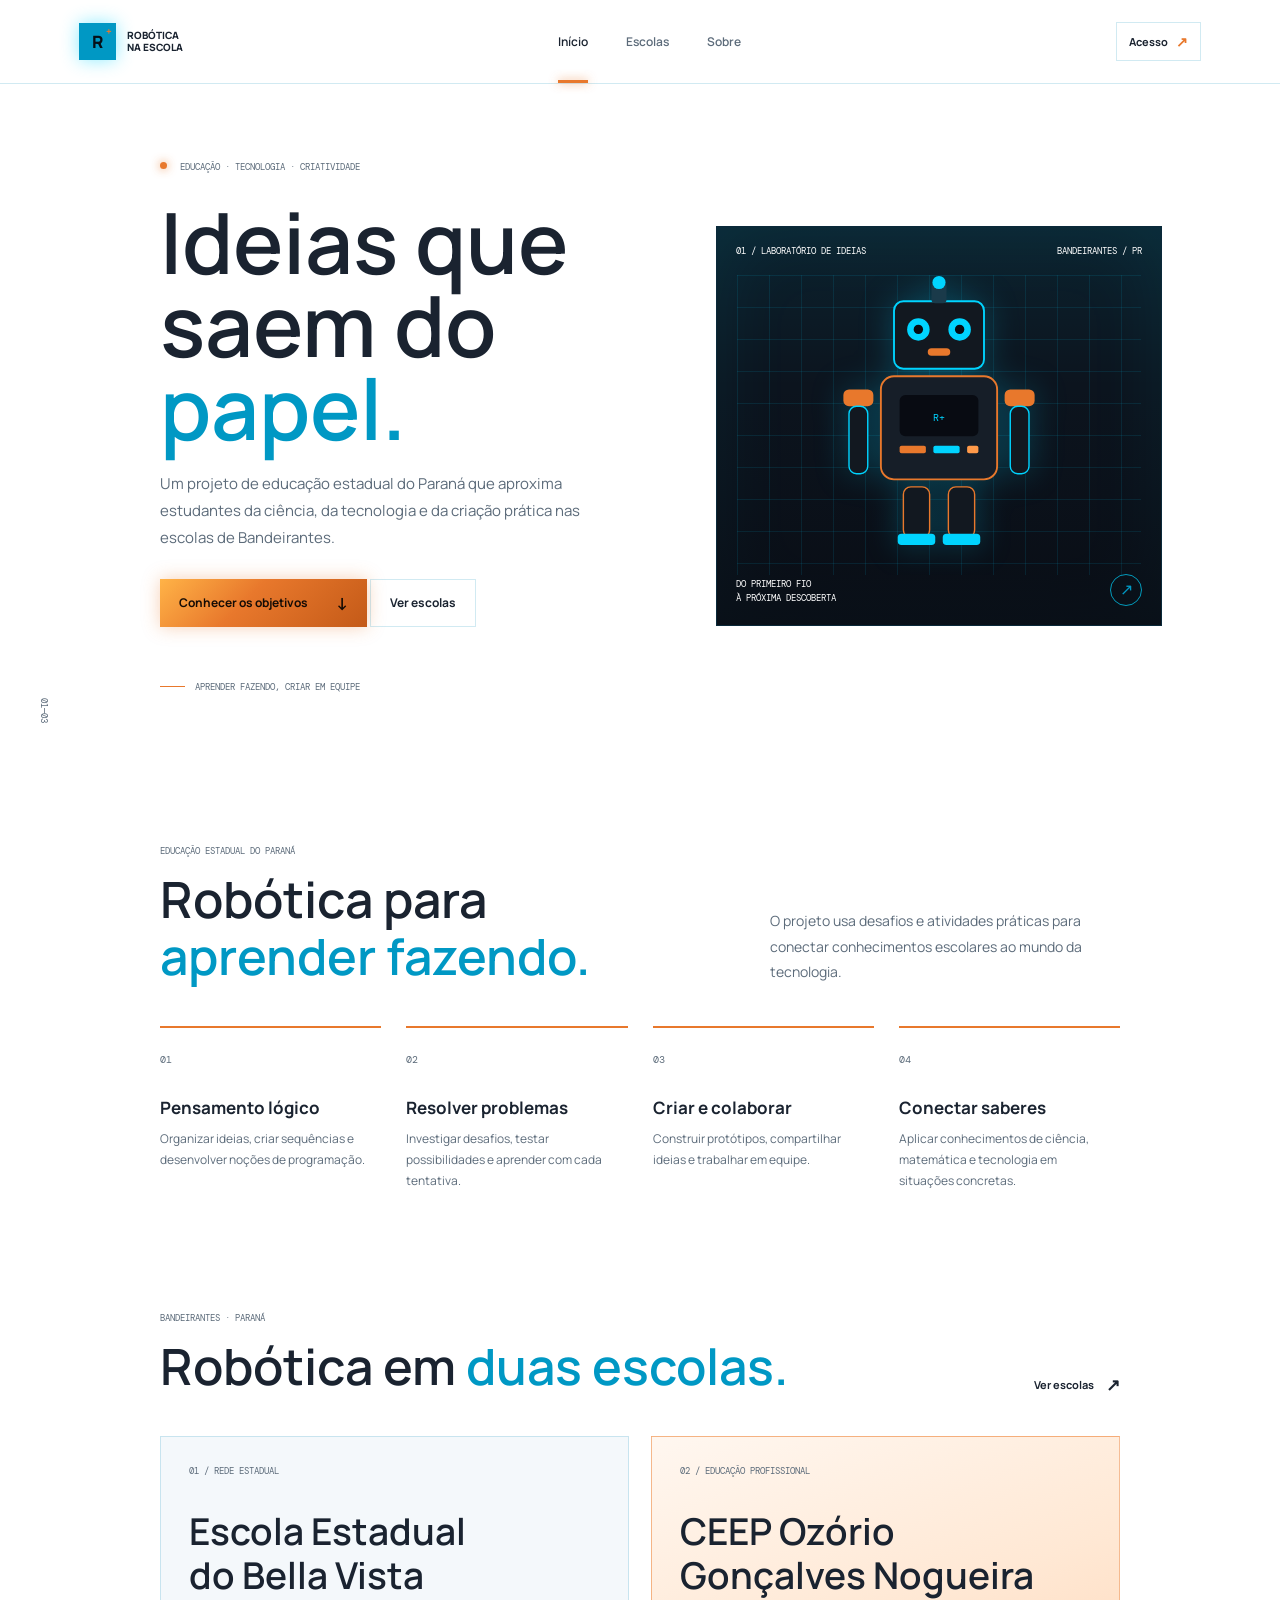
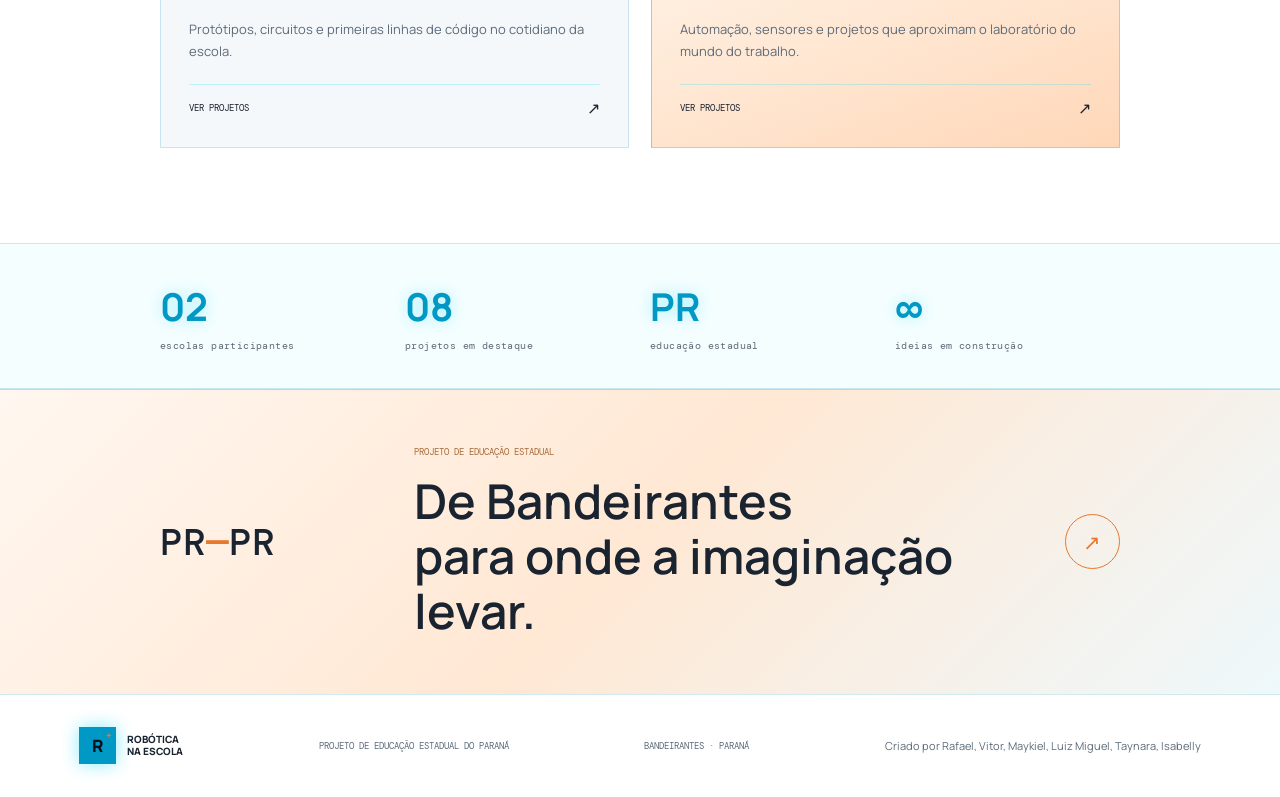
<file: index.html>
<!DOCTYPE html>
<html lang="pt-BR">
<head>
  <meta charset="UTF-8">
  <meta name="viewport" content="width=device-width, initial-scale=1.0">
  <meta name="description" content="Projetos e experiências de robótica educativa desenvolvidos nas escolas de Bandeirantes, Paraná.">
  <title>Robótica na Escola | Bandeirantes, PR</title>
  <link rel="preconnect" href="https://fonts.googleapis.com">
  <link rel="preconnect" href="https://fonts.gstatic.com" crossorigin>
  <link href="https://fonts.googleapis.com/css2?family=DM+Mono:wght@400;500&family=Manrope:wght@400;500;600;700;800&display=swap" rel="stylesheet">
  <link rel="stylesheet" href="css/style.css?v=2">
</head>
<body>
  <a class="skip-link" href="#conteudo">Ir para o conteúdo</a>
  <header class="site-header">
    <a class="brand" href="index.html" aria-label="Robótica na Escola, página inicial">
      <span class="brand-mark" aria-hidden="true">R<span>+</span></span>
      <span>ROBÓTICA<br>NA ESCOLA</span>
    </a>
    <button class="nav-toggle" type="button" aria-expanded="false" aria-controls="menu-principal">
      <span class="sr-only">Abrir menu</span>
      <span></span><span></span>
    </button>
    <nav class="main-nav" id="menu-principal" aria-label="Navegação principal">
      <a class="active" href="index.html">Início</a>
      <a href="projetos.html">Escolas</a>
      <a href="sobre.html">Sobre</a>
    </nav>
    <a class="header-access" href="login.html">Acesso <span aria-hidden="true">↗</span></a>
  </header>

  <main id="conteudo">
    <section class="hero">
      <div class="hero-copy">
        <p class="eyebrow"><span class="live-dot"></span> EDUCAÇÃO · TECNOLOGIA · CRIATIVIDADE</p>
        <h1>Ideias que<br>saem do <em>papel.</em></h1>
        <p class="hero-intro">Um projeto de educação estadual do Paraná que aproxima estudantes da ciência, da tecnologia e da criação prática nas escolas de Bandeirantes.</p>
        <div class="hero-actions">
          <a class="button button-dark" href="#objetivos">Conhecer os objetivos <span aria-hidden="true">↓</span></a>
          <a class="button button-ghost" href="projetos.html">Ver escolas</a>
        </div>
        <div class="hero-note"><span class="note-line"></span> APRENDER FAZENDO, CRIAR EM EQUIPE</div>
      </div>
      <div class="hero-visual" role="img" aria-label="Robô educativo montado com peças eletrônicas">
        <div class="visual-label"><span>01 / LABORATÓRIO DE IDEIAS</span><span>BANDEIRANTES / PR</span></div>
        <div class="robot-stage">
          <div class="grid-lines" aria-hidden="true"></div>
          <svg class="robot-svg" viewBox="0 0 280 320" fill="none" xmlns="http://www.w3.org/2000/svg" aria-hidden="true">
            <rect x="92" y="28" width="96" height="72" rx="10" fill="#121820" stroke="#00D4FF" stroke-width="2"/>
            <circle cx="118" cy="58" r="12" fill="#00D4FF"/>
            <circle cx="162" cy="58" r="12" fill="#00D4FF"/>
            <circle cx="118" cy="58" r="5" fill="#080B12"/>
            <circle cx="162" cy="58" r="5" fill="#080B12"/>
            <rect x="128" y="78" width="24" height="8" rx="4" fill="#E8782C"/>
            <rect x="132" y="8" width="16" height="22" rx="4" fill="#1A3A4A"/>
            <circle cx="140" cy="8" r="7" fill="#00D4FF" class="antenna-dot"/>
            <rect x="78" y="108" width="124" height="110" rx="14" fill="#161E28" stroke="#E8782C" stroke-width="2"/>
            <rect x="98" y="128" width="84" height="44" rx="6" fill="#080B12"/>
            <text x="140" y="156" text-anchor="middle" fill="#00D4FF" font-family="DM Mono, monospace" font-size="11">R+</text>
            <rect x="98" y="182" width="28" height="8" rx="2" fill="#E8782C"/>
            <rect x="134" y="182" width="28" height="8" rx="2" fill="#00D4FF"/>
            <rect x="170" y="182" width="12" height="8" rx="2" fill="#FF9A4A"/>
            <rect x="38" y="122" width="32" height="18" rx="6" fill="#E8782C"/>
            <rect x="210" y="122" width="32" height="18" rx="6" fill="#E8782C"/>
            <rect x="44" y="140" width="20" height="72" rx="8" fill="#121820" stroke="#00D4FF" stroke-width="1.5"/>
            <rect x="216" y="140" width="20" height="72" rx="8" fill="#121820" stroke="#00D4FF" stroke-width="1.5"/>
            <rect x="102" y="226" width="28" height="54" rx="8" fill="#121820" stroke="#E8782C" stroke-width="1.5"/>
            <rect x="150" y="226" width="28" height="54" rx="8" fill="#121820" stroke="#E8782C" stroke-width="1.5"/>
            <rect x="96" y="276" width="40" height="12" rx="4" fill="#00D4FF"/>
            <rect x="144" y="276" width="40" height="12" rx="4" fill="#00D4FF"/>
          </svg>
        </div>
        <div class="visual-caption"><span>DO PRIMEIRO FIO<br>À PRÓXIMA DESCOBERTA</span><span class="caption-arrow">↗</span></div>
      </div>
      <div class="hero-index" aria-hidden="true">01—03</div>
    </section>

    <section class="objectives section-wrap" id="objetivos">
      <div class="section-heading">
        <div>
          <p class="eyebrow">EDUCAÇÃO ESTADUAL DO PARANÁ</p>
          <h2>Robótica para<br><em>aprender fazendo.</em></h2>
        </div>
        <p class="objectives-intro">O projeto usa desafios e atividades práticas para conectar conhecimentos escolares ao mundo da tecnologia.</p>
      </div>
      <div class="objective-grid">
        <article>
          <span class="principle-number">01</span>
          <h3>Pensamento lógico</h3>
          <p>Organizar ideias, criar sequências e desenvolver noções de programação.</p>
        </article>
        <article>
          <span class="principle-number">02</span>
          <h3>Resolver problemas</h3>
          <p>Investigar desafios, testar possibilidades e aprender com cada tentativa.</p>
        </article>
        <article>
          <span class="principle-number">03</span>
          <h3>Criar e colaborar</h3>
          <p>Construir protótipos, compartilhar ideias e trabalhar em equipe.</p>
        </article>
        <article>
          <span class="principle-number">04</span>
          <h3>Conectar saberes</h3>
          <p>Aplicar conhecimentos de ciência, matemática e tecnologia em situações concretas.</p>
        </article>
      </div>
    </section>

    <section class="schools-preview section-wrap">
      <div class="section-heading">
        <div>
          <p class="eyebrow">BANDEIRANTES · PARANÁ</p>
          <h2>Robótica em <em>duas escolas.</em></h2>
        </div>
        <a class="text-link" href="projetos.html">Ver escolas <span aria-hidden="true">↗</span></a>
      </div>
      <div class="school-grid">
        <a class="school-card" href="bella-vista.html">
          <span class="school-index">01 / REDE ESTADUAL</span>
          <h3>Escola Estadual<br>do Bella Vista</h3>
          <p>Protótipos, circuitos e primeiras linhas de código no cotidiano da escola.</p>
          <span class="school-link">VER PROJETOS <b aria-hidden="true">↗</b></span>
        </a>
        <a class="school-card school-card-accent" href="ceep.html">
          <span class="school-index">02 / EDUCAÇÃO PROFISSIONAL</span>
          <h3>CEEP Ozório<br>Gonçalves Nogueira</h3>
          <p>Automação, sensores e projetos que aproximam o laboratório do mundo do trabalho.</p>
          <span class="school-link">VER PROJETOS <b aria-hidden="true">↗</b></span>
        </a>
      </div>
    </section>

    <section class="stats-band">
      <div class="stat"><strong>02</strong><span>escolas participantes</span></div>
      <div class="stat"><strong>08</strong><span>projetos em destaque</span></div>
      <div class="stat"><strong>PR</strong><span>educação estadual</span></div>
      <div class="stat"><strong>∞</strong><span>ideias em construção</span></div>
    </section>

    <section class="location-band">
      <div class="location-number">PR<span>—</span>PR</div>
      <div>
        <p class="eyebrow">PROJETO DE EDUCAÇÃO ESTADUAL</p>
        <h2>De Bandeirantes<br>para onde a imaginação levar.</h2>
      </div>
      <a class="round-link" href="sobre.html" aria-label="Saiba mais sobre a proposta">↗</a>
    </section>
  </main>

  <footer class="site-footer">
    <a class="brand footer-brand" href="index.html">
      <span class="brand-mark" aria-hidden="true">R<span>+</span></span>
      <span>ROBÓTICA<br>NA ESCOLA</span>
    </a>
    <span>PROJETO DE EDUCAÇÃO ESTADUAL DO PARANÁ</span>
    <span>BANDEIRANTES · PARANÁ</span>
    <p class="credits">Criado por Rafael, Vitor, Maykiel, Luiz Miguel, Taynara, Isabelly</p>
  </footer>
  <script src="js/main.js"></script>
</body>
</html>
</file>
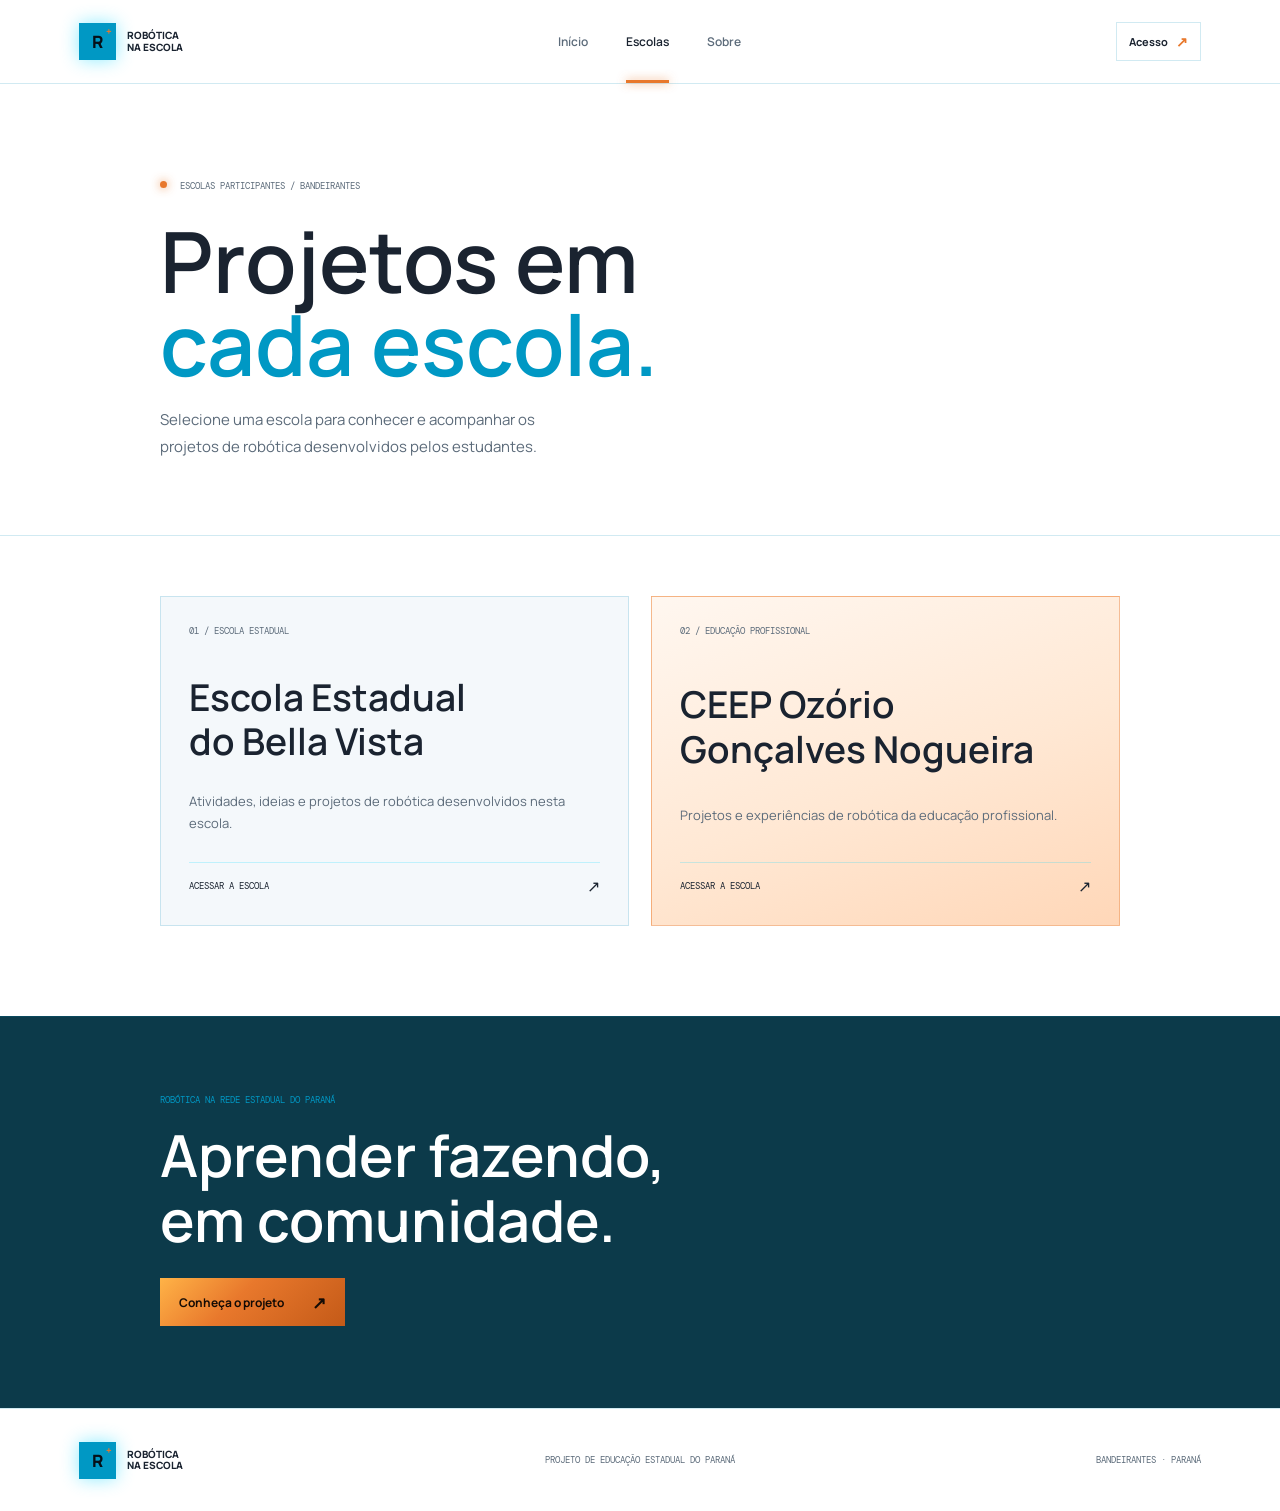
<file: projetos.html>
<!DOCTYPE html>
<html lang="pt-BR">
<head>
	<meta charset="UTF-8">
	<meta name="viewport" content="width=device-width, initial-scale=1.0">
	<meta name="description" content="Conheça as escolas estaduais de Bandeirantes que participam do projeto de robótica educativa.">
	<title>Escolas | Robótica na Escola</title>
	<link rel="preconnect" href="https://fonts.googleapis.com">
	<link rel="preconnect" href="https://fonts.gstatic.com" crossorigin>
	<link href="https://fonts.googleapis.com/css2?family=DM+Mono:wght@400;500&family=Manrope:wght@400;500;600;700;800&display=swap" rel="stylesheet">
	<link rel="stylesheet" href="css/style.css?v=2">
</head>
<body>
	<header class="site-header">
		<a class="brand" href="index.html" aria-label="Robótica na Escola, página inicial"><span class="brand-mark" aria-hidden="true">R<span>+</span></span><span>ROBÓTICA<br>NA ESCOLA</span></a>
		<nav class="main-nav" aria-label="Navegação principal"><a href="index.html">Início</a><a class="active" href="projetos.html">Escolas</a><a href="sobre.html">Sobre</a></nav>
		<a class="header-access" href="login.html">Acesso <span aria-hidden="true">↗</span></a>
	</header>
	<main>
		<section class="page-hero"><p class="eyebrow"><span class="live-dot"></span> ESCOLAS PARTICIPANTES / BANDEIRANTES</p><h1>Projetos em<br><em>cada escola.</em></h1><p class="page-intro">Selecione uma escola para conhecer e acompanhar os projetos de robótica desenvolvidos pelos estudantes.</p></section>
		<section class="school-directory section-wrap" aria-label="Escolas participantes">
			<a class="school-card" href="bella-vista.html"><span class="school-index">01 / ESCOLA ESTADUAL</span><h2>Escola Estadual<br>do Bella Vista</h2><p>Atividades, ideias e projetos de robótica desenvolvidos nesta escola.</p><span class="school-link">ACESSAR A ESCOLA <b aria-hidden="true">↗</b></span></a>
			<a class="school-card school-card-accent" href="ceep.html"><span class="school-index">02 / EDUCAÇÃO PROFISSIONAL</span><h2>CEEP Ozório<br>Gonçalves Nogueira</h2><p>Projetos e experiências de robótica da educação profissional.</p><span class="school-link">ACESSAR A ESCOLA <b aria-hidden="true">↗</b></span></a>
		</section>
		<section class="closing-band"><p class="eyebrow">ROBÓTICA NA REDE ESTADUAL DO PARANÁ</p><h2>Aprender fazendo,<br>em comunidade.</h2><a class="button button-light" href="sobre.html">Conheça o projeto <span aria-hidden="true">↗</span></a></section>
	</main>
	<footer class="site-footer"><a class="brand footer-brand" href="index.html"><span class="brand-mark" aria-hidden="true">R<span>+</span></span><span>ROBÓTICA<br>NA ESCOLA</span></a><span>PROJETO DE EDUCAÇÃO ESTADUAL DO PARANÁ</span><span>BANDEIRANTES · PARANÁ</span></footer>
</body>
</html>
</file>
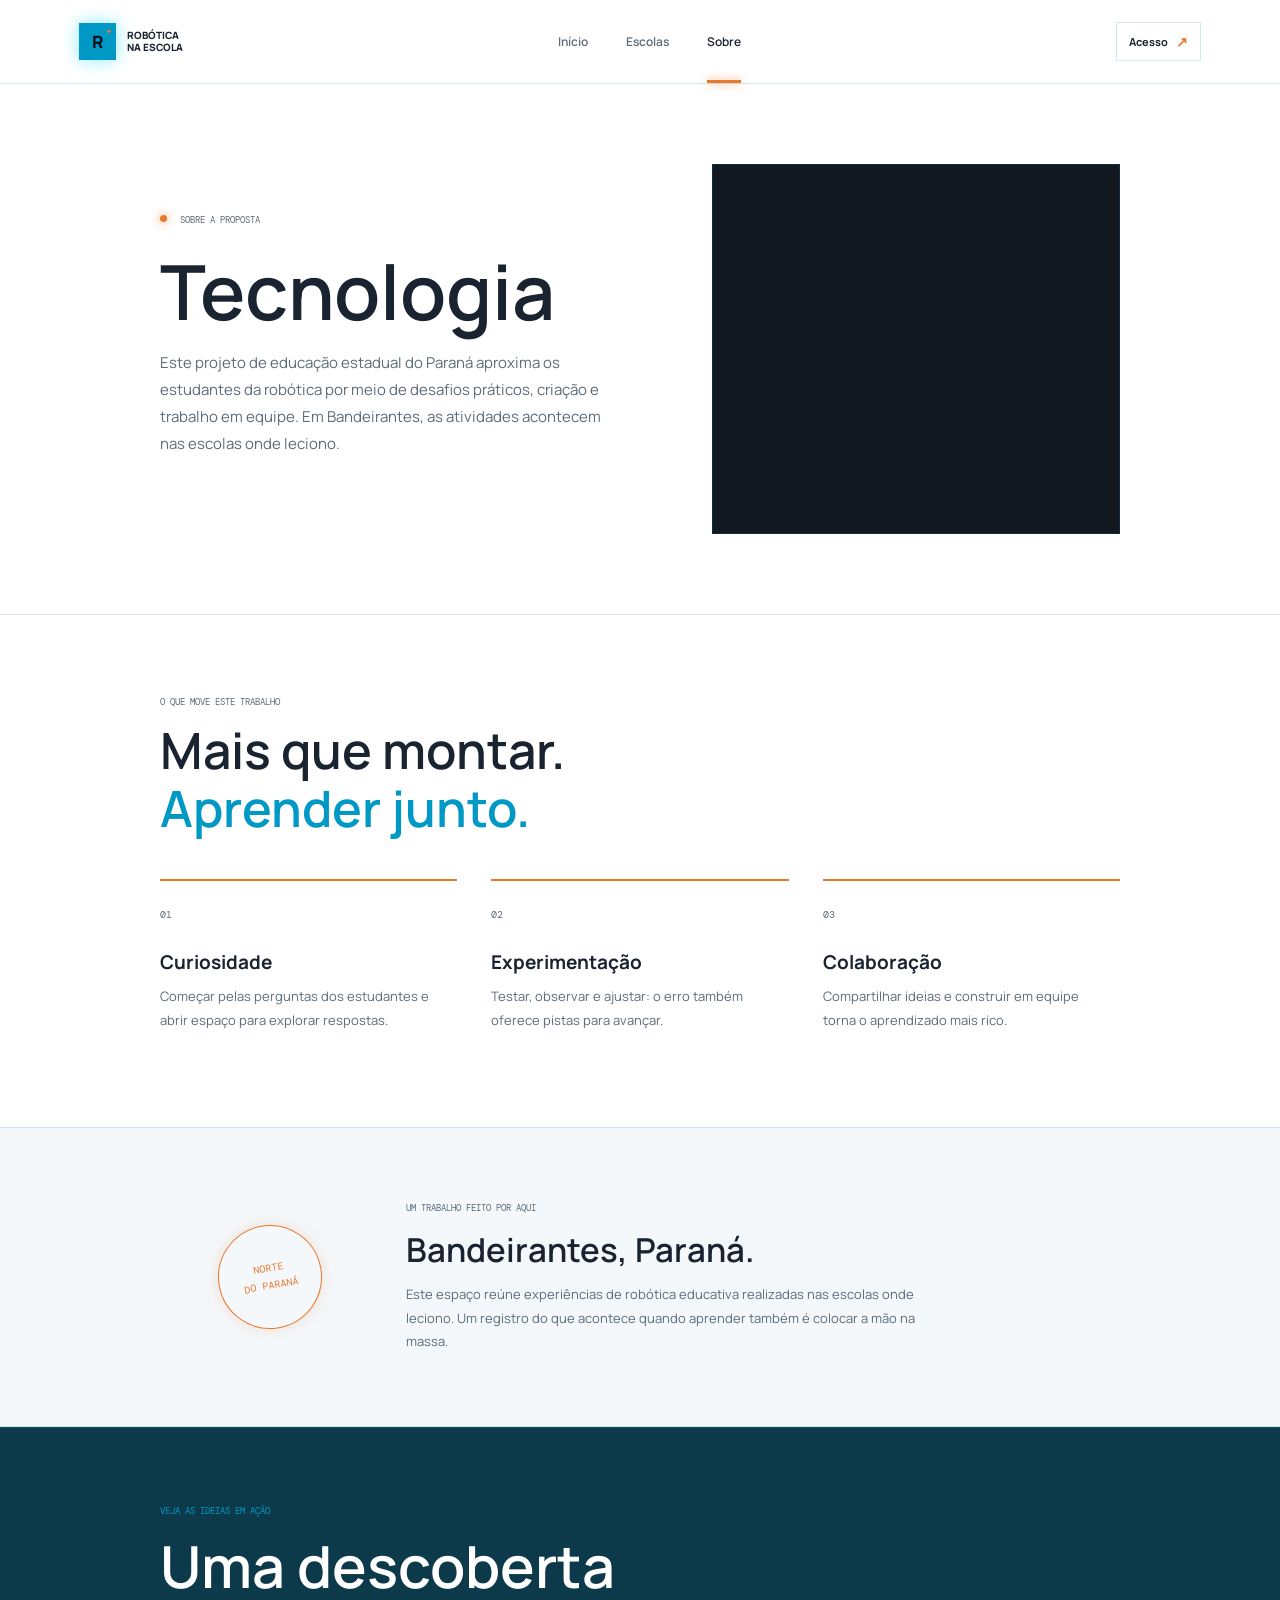
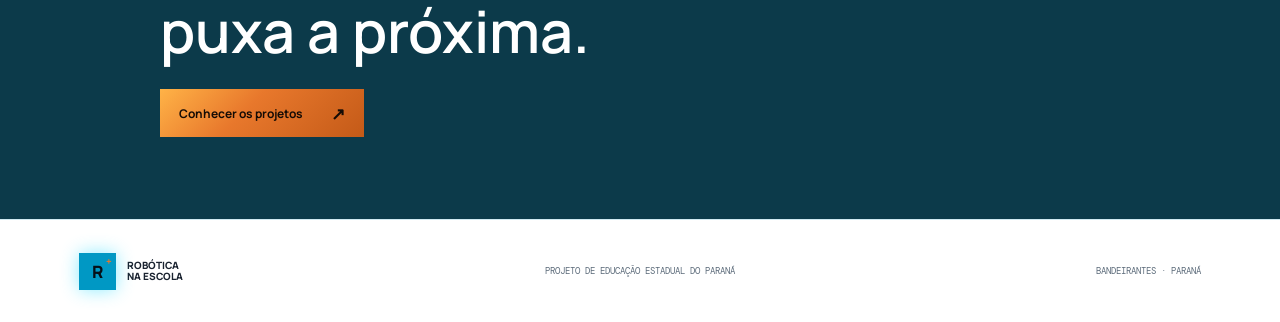
<file: sobre.html>
<!DOCTYPE html>
<html lang="pt-BR">
<head>
	<meta charset="UTF-8">
	<meta name="viewport" content="width=device-width, initial-scale=1.0">
	<meta name="description" content="Conheça a proposta de robótica educativa desenvolvida nas escolas de Bandeirantes, Paraná.">
	<title>Sobre | Robótica na Escola2026</title>
	<link rel="preconnect" href="https://fonts.googleapis.com">
	<link rel="preconnect" href="https://fonts.gstatic.com" crossorigin>
	<link href="https://fonts.googleapis.com/css2?family=DM+Mono:wght@400;500&family=Manrope:wght@400;500;600;700;800&display=swap" rel="stylesheet">
	<link rel="stylesheet" href="css/style.css?v=2">
</head>
<body>
	<header class="site-header">
		<a class="brand" href="index.html" aria-label="Robótica na Escola, página inicial"><span class="brand-mark" aria-hidden="true">R<span>+</span></span><span>ROBÓTICA<br>NA ESCOLA</span></a>
		<nav class="main-nav" aria-label="Navegação principal"><a href="index.html">Início</a><a href="projetos.html">Escolas</a><a class="active" href="sobre.html">Sobre</a></nav>
		<a class="header-access" href="login.html">Acesso <span aria-hidden="true">↗</span></a>
	</header>
	<main>
		<section class="about-hero"><div class="about-copy"><p class="eyebrow"><span class="live-dot"></span> SOBRE A PROPOSTA</p><h1>Tecnologia</h1><p class="page-intro">Este projeto de educação estadual do Paraná aproxima os estudantes da robótica por meio de desafios práticos, criação e trabalho em equipe. Em Bandeirantes, as atividades acontecem nas escolas onde leciono.</p></div><div class="about-photo" role="img" aria-label="Componentes eletrônicos em uma placa de circuito"></div></section>
		<section class="principles section-wrap"><div class="section-heading"><div><p class="eyebrow">O QUE MOVE ESTE TRABALHO</p><h2>Mais que montar.<br><em>Aprender junto.</em></h2></div></div><div class="principle-grid"><article><span class="principle-number">01</span><h3>Curiosidade</h3><p>Começar pelas perguntas dos estudantes e abrir espaço para explorar respostas.</p></article><article><span class="principle-number">02</span><h3>Experimentação</h3><p>Testar, observar e ajustar: o erro também oferece pistas para avançar.</p></article><article><span class="principle-number">03</span><h3>Colaboração</h3><p>Compartilhar ideias e construir em equipe torna o aprendizado mais rico.</p></article></div></section>
		<section class="about-location"><span class="location-stamp">NORTE<br>DO PARANÁ</span><div><p class="eyebrow">UM TRABALHO FEITO POR AQUI</p><h2>Bandeirantes, Paraná.</h2><p>Este espaço reúne experiências de robótica educativa realizadas nas escolas onde leciono. Um registro do que acontece quando aprender também é colocar a mão na massa.</p></div></section>
		<section class="closing-band"><p class="eyebrow">VEJA AS IDEIAS EM AÇÃO</p><h2>Uma descoberta<br>puxa a próxima.</h2><a class="button button-light" href="projetos.html">Conhecer os projetos <span aria-hidden="true">↗</span></a></section>
	</main>
		<footer class="site-footer"><a class="brand footer-brand" href="index.html"><span class="brand-mark" aria-hidden="true">R<span>+</span></span><span>ROBÓTICA<br>NA ESCOLA</span></a><span>PROJETO DE EDUCAÇÃO ESTADUAL DO PARANÁ</span><span>BANDEIRANTES · PARANÁ</span></footer>
</body>
</html>
</file>
<file: css/style.css>
:root {
  color-scheme: light;
  --paper: #ffffff;
  --ink: #1a2330;
  --muted: #5c6b7a;
  --line: rgba(0, 140, 180, 0.18);
  --green: #00d4ff;
  --orange: #e8782c;
  --neon: #0098c4;
  --surface: #f4f8fb;
  --surface-2: #eaf2f6;
  --orange-hi: #e8782c;
  --display: "Manrope", sans-serif;
  --mono: "DM Mono", monospace;
}
* { box-sizing: border-box; }
html {
  scroll-behavior: smooth;
  background: #ffffff;
}
body {
  margin: 0;
  background: #ffffff;
  color: var(--ink);
  font-family: var(--display);
  -webkit-font-smoothing: antialiased;
}
a { color: inherit; text-decoration: none; }
.skip-link {
  position: absolute;
  left: 16px;
  top: -40px;
  z-index: 20;
  padding: 8px 12px;
  background: var(--orange);
  color: #120b06;
  font-size: 12px;
  font-weight: 700;
}
.skip-link:focus { top: 12px; }
.site-header {
  height: 84px;
  padding: 0 6.2%;
  display: flex;
  align-items: center;
  justify-content: space-between;
  border-bottom: 1px solid var(--line);
  background: #ffffff;
  backdrop-filter: blur(12px);
}
.brand { display: inline-flex; align-items: center; gap: 11px; font-size: 10px; font-weight: 800; line-height: 1.12; }
.brand-mark {
  width: 37px;
  height: 37px;
  display: grid;
  place-items: center;
  position: relative;
  background: var(--neon);
  color: #061018;
  font-size: 17px;
  font-weight: 800;
  box-shadow: 0 0 18px rgba(0, 212, 255, 0.45);
}
.brand-mark span { position: absolute; right: 4px; top: 3px; color: var(--orange); font-size: 10px; }
.nav-toggle { display: none; }
.main-nav { display: flex; align-items: center; gap: 38px; height: 100%; }
.main-nav a { height: 100%; display: inline-flex; align-items: center; position: relative; color: var(--muted); font-size: 12px; font-weight: 600; }
.main-nav a:hover, .main-nav a.active { color: var(--ink); }
.main-nav a.active::after { position: absolute; right: 0; bottom: 0; left: 0; height: 3px; background: var(--orange); content: ""; box-shadow: 0 0 10px rgba(232, 120, 44, 0.7); }
.header-place, .eyebrow, .visual-label, .visual-caption, .hero-note, .feature-meta, .project-tag, .site-footer > span { font-family: var(--mono); font-size: 9px; }
.header-place { color: var(--muted); }
.eyebrow { margin: 0; color: var(--muted); line-height: 1.7; }
.live-dot {
  width: 7px;
  height: 7px;
  display: inline-block;
  margin: 0 8px 1px 0;
  border-radius: 50%;
  background: var(--orange);
  box-shadow: 0 0 10px rgba(232, 120, 44, 0.85);
}
h1, h2, h3, p { margin-top: 0; }
.hero { min-height: 590px; padding: 76px 9.2% 66px 12.5%; display: grid; grid-template-columns: 1fr .92fr; align-items: center; gap: 7%; position: relative; overflow: hidden; }
.hero-copy { position: relative; z-index: 1; }
.hero h1, .page-hero h1, .about-copy h1 { margin: 26px 0 20px; font-size: clamp(54px, 6.6vw, 88px); font-weight: 600; line-height: .98; }
h1 em, h2 em {
  color: var(--neon);
  font-style: normal;
}
.hero-intro, .page-intro { max-width: 420px; margin-bottom: 28px; color: var(--muted); font-size: 15px; line-height: 1.8; }
.button { display: inline-flex; min-height: 48px; padding: 0 19px; align-items: center; gap: 28px; font-size: 12px; font-weight: 700; transition: transform 180ms ease, background 180ms ease, box-shadow 180ms ease; cursor: pointer; }
.button:hover { transform: translateY(-2px); }
.button:focus-visible, .header-access:focus-visible, .main-nav a:focus-visible, .text-link:focus-visible, .round-link:focus-visible {
  outline: 2px solid var(--neon);
  outline-offset: 3px;
}
.button-dark {
  background: linear-gradient(135deg, #ffb347 0%, #e8782c 42%, #c45a18 100%);
  color: #140b05;
  box-shadow: 0 0 18px rgba(232, 120, 44, 0.35);
}
.button-dark:hover { background: linear-gradient(135deg, #ffc066 0%, #f08638 42%, #d06620 100%); }
.button-ghost {
  border: 1px solid var(--line);
  background: transparent;
  color: var(--ink);
}
.button-ghost:hover {
  border-color: var(--neon);
  box-shadow: 0 0 14px rgba(0, 212, 255, 0.25);
}
.button span, .text-link span { font-size: 17px; }
.hero-note { margin-top: 54px; display: flex; align-items: center; gap: 10px; color: var(--muted); }
.note-line { width: 25px; height: 1px; background: var(--orange); }
.hero-visual { min-height: 400px; position: relative; background: #0c141e; border: 1px solid var(--line); box-shadow: inset 0 0 80px rgba(0, 212, 255, 0.08); }
.hero-visual::after { position: absolute; z-index: 0; inset: 0; background: linear-gradient(180deg, rgba(0, 212, 255, .08), transparent 40%, rgba(8, 11, 18, .72)); content: ""; }
.robot-stage { position: absolute; z-index: 1; inset: 48px 20px 50px; display: grid; place-items: center; overflow: hidden; }
.grid-lines { position: absolute; inset: 0; background-image: linear-gradient(rgba(0, 212, 255, .1) 1px, transparent 1px), linear-gradient(90deg, rgba(0, 212, 255, .1) 1px, transparent 1px); background-size: 32px 32px; }
.robot-svg { position: relative; z-index: 1; display: block; width: min(100%, 280px); height: 100%; max-height: 320px; filter: drop-shadow(0 0 16px rgba(0, 212, 255, 0.25)); }
.visual-label, .visual-caption { position: absolute; z-index: 2; right: 19px; left: 19px; display: flex; justify-content: space-between; color: white; }
.visual-label { top: 18px; }
.visual-caption { bottom: 19px; align-items: end; line-height: 1.65; }
.caption-arrow { width: 32px; height: 32px; display: grid; place-items: center; border: 1px solid rgba(0, 212, 255, .7); border-radius: 50%; font-size: 16px; color: var(--neon); }
.hero-index { position: absolute; bottom: 36px; left: 3%; color: var(--muted); font-family: var(--mono); font-size: 9px; writing-mode: vertical-rl; }
.intro-strip { min-height: 150px; padding: 34px 12.5%; display: grid; grid-template-columns: 1fr 2fr 1fr; align-items: center; gap: 30px; border-block: 1px solid var(--line); }
.intro-strip p:nth-child(2) { max-width: 600px; margin: 0; font-size: 18px; font-weight: 600; line-height: 1.5; }
.text-link { display: inline-flex; align-items: center; justify-content: end; gap: 12px; font-size: 11px; font-weight: 700; white-space: nowrap; }
.text-link:hover { color: var(--neon); }
.section-wrap { padding-right: 12.5%; padding-left: 12.5%; }
.objectives { padding-top: 85px; padding-bottom: 85px; }
.objectives .section-heading { align-items: end; }
.objectives-intro { max-width: 350px; margin: 0 0 2px; color: var(--muted); font-size: 14px; line-height: 1.8; }
.objective-grid { display: grid; grid-template-columns: repeat(4, 1fr); gap: 25px; }
.objective-grid article { min-height: 180px; padding: 18px 16px 10px 0; border-top: 2px solid var(--orange); }
.objective-grid h3 { margin: 28px 0 9px; font-size: 17px; font-weight: 700; }
.objective-grid p { margin: 0; color: var(--muted); font-size: 12px; line-height: 1.75; }
.schools-preview { padding-top: 20px; padding-bottom: 95px; }
.school-grid, .school-directory { display: grid; grid-template-columns: repeat(2, minmax(0, 1fr)); gap: 22px; }
.school-card {
  min-height: 275px;
  padding: 28px;
  display: flex;
  flex-direction: column;
  align-items: flex-start;
  justify-content: space-between;
  background: var(--surface);
  border: 1px solid var(--line);
  transition: transform 180ms ease, background 180ms ease, box-shadow 180ms ease;
}
.school-card:hover { transform: translateY(-4px); background: var(--surface-2); box-shadow: 0 0 24px rgba(0, 212, 255, 0.12); }
.school-card-accent {
  background: linear-gradient(160deg, #fff7f0 0%, #ffe8d4 55%, #ffd7b8 100%);
  border-color: rgba(232, 120, 44, 0.45);
}
.school-card-accent:hover {
  background: linear-gradient(160deg, #fff3e8 0%, #ffdcc0 55%, #ffc89a 100%);
  box-shadow: 0 0 24px rgba(232, 120, 44, 0.18);
}
.school-index { font-family: var(--mono); font-size: 9px; color: var(--muted); }
.school-card h2, .school-card h3 { margin: 32px 0; font-size: clamp(26px, 3vw, 37px); font-weight: 600; line-height: 1.2; }
.school-card p { max-width: 400px; margin: -12px 0 22px; color: var(--muted); font-size: 13px; line-height: 1.7; }
.school-link { width: 100%; padding-top: 13px; display: flex; justify-content: space-between; align-items: center; border-top: 1px solid rgba(0, 212, 255, .22); font-family: var(--mono); font-size: 9px; }
.school-link b { font-size: 16px; font-weight: 400; }
.school-directory { padding-top: 60px; padding-bottom: 90px; }
.school-directory .school-card { min-height: 330px; }
.school-hero { min-height: 480px; padding: 65px 12.5%; display: grid; grid-template-columns: 1fr .8fr; align-items: center; gap: 8%; border-bottom: 1px solid var(--line); }
.school-hero h1 { margin: 24px 0 18px; font-size: clamp(46px, 5.6vw, 70px); font-weight: 600; line-height: 1.03; }
.school-hero .page-intro { max-width: 450px; }
.school-hero .text-link { justify-content: start; }
.school-hero-image { min-height: 325px; background-color: #121820; background-position: center; background-size: cover; overflow: hidden; border: 1px solid var(--line); }
.school-hero-image img { width: 100%; height: 100%; min-height: 325px; object-fit: cover; display: block; }
.school-hero-bella .school-hero-image { background-image: url("https://images.unsplash.com/photo-1581091226825-a6a2a5aee158?auto=format&fit=crop&w=1000&q=85"); }
.school-hero-ceep .school-hero-image { background-image: url("https://images.unsplash.com/photo-1518770660439-4636190af475?auto=format&fit=crop&w=1000&q=85"); }
.school-projects { padding-top: 80px; padding-bottom: 95px; }
.school-projects .section-heading { align-items: end; }
.school-projects .section-heading h2 { line-height: 1.16; }
.empty-projects { min-height: 240px; padding: 35px; display: flex; flex-direction: column; align-items: flex-start; justify-content: center; border: 1px dashed rgba(0, 212, 255, 0.35); background: var(--surface); }
.empty-mark { width: 36px; height: 36px; margin-bottom: 18px; display: grid; place-items: center; background: var(--neon); color: #061018; font-size: 23px; box-shadow: 0 0 14px rgba(0, 212, 255, 0.4); }
.empty-projects h3 { margin-bottom: 8px; font-size: 18px; font-weight: 600; }
.empty-projects p { max-width: 540px; margin: 0; color: var(--muted); font-size: 13px; line-height: 1.8; }
.featured { padding-top: 95px; padding-bottom: 100px; }
.section-heading { margin-bottom: 40px; display: flex; justify-content: space-between; align-items: end; gap: 24px; }
.section-heading h2 { margin: 12px 0 0; font-size: clamp(34px, 4vw, 50px); font-weight: 600; line-height: 1.15; }
.feature-grid { display: grid; grid-template-columns: 1.2fr .8fr; align-items: start; gap: 28px; }
.feature-card { display: block; }
.feature-card:nth-child(2) { margin-top: 78px; }
.feature-image { height: 260px; background-color: #121820; background-position: center; background-size: cover; transition: filter 220ms ease; }
.feature-card:hover .feature-image { filter: saturate(1.18); }
.image-circuit { background-image: url("https://images.unsplash.com/photo-1518770660439-4636190af475?auto=format&fit=crop&w=1000&q=80"); }
.image-team { background-image: url("https://images.unsplash.com/photo-1581091226825-a6a2a5aee158?auto=format&fit=crop&w=900&q=80"); }
.feature-meta { margin: 16px 0 11px; display: flex; justify-content: space-between; color: var(--muted); }
.feature-card h3 { margin: 0; font-size: 20px; font-weight: 600; line-height: 1.35; }
.stats-band {
  min-height: 140px;
  padding: 36px 12.5%;
  display: grid;
  grid-template-columns: repeat(4, 1fr);
  gap: 20px;
  border-block: 1px solid var(--line);
  background: rgba(0, 212, 255, 0.04);
}
.stat { display: grid; gap: 6px; }
.stat strong { font-size: clamp(28px, 3vw, 40px); font-weight: 700; color: var(--neon); text-shadow: 0 0 16px rgba(0, 212, 255, 0.35); }
.stat span { color: var(--muted); font-family: var(--mono); font-size: 10px; letter-spacing: .04em; }
.location-band {
  min-height: 300px;
  padding: 55px 12.5%;
  display: grid;
  grid-template-columns: .7fr 2fr auto;
  align-items: center;
  gap: 40px;
  background: linear-gradient(135deg, #fff7f0 0%, #ffe8d4 50%, #eef8fb 100%);
  border-top: 1px solid rgba(232, 120, 44, 0.35);
}
.location-number { font-family: var(--mono); font-size: 38px; font-weight: 500; }
.location-number span { color: var(--orange); }
.location-band .eyebrow { color: #a86a38; }
.location-band h2 { margin: 13px 0 0; font-size: clamp(32px, 4vw, 48px); font-weight: 600; line-height: 1.15; }
.round-link { width: 55px; height: 55px; display: grid; place-items: center; border: 1px solid var(--orange); border-radius: 50%; font-size: 21px; color: var(--orange); }
.round-link:hover { background: rgba(232, 120, 44, .18); box-shadow: 0 0 16px rgba(232, 120, 44, 0.35); }
.site-footer { min-height: 103px; padding: 20px 6.2%; display: flex; justify-content: space-between; align-items: center; gap: 20px; border-top: 1px solid var(--line); }
.site-footer > span { color: var(--muted); }
.footer-brand { flex-shrink: 0; }
.credits { margin: 0; color: var(--muted); font-size: 11px; }
.page-hero { padding: 95px 12.5% 75px; border-bottom: 1px solid var(--line); }
.page-hero h1 { margin-bottom: 20px; }
.page-hero .page-intro { margin-bottom: 0; }
.project-list { padding-top: 25px; padding-bottom: 90px; }
.project-entry { padding: 55px 0; display: grid; grid-template-columns: 1.15fr .85fr; align-items: center; gap: 8%; border-bottom: 1px solid var(--line); }
.project-entry-reverse { grid-template-columns: .85fr 1.15fr; }
.project-entry-reverse .project-photo { order: 2; }
.project-photo { min-height: 340px; background-position: center; background-size: cover; }
.project-photo-one { background-image: url("https://images.unsplash.com/photo-1518770660439-4636190af475?auto=format&fit=crop&w=1100&q=85"); }
.project-photo-two { background-image: url("https://images.unsplash.com/photo-1485827404703-89b55fcc595e?auto=format&fit=crop&w=1100&q=85"); }
.project-photo-three { background-image: url("https://images.unsplash.com/photo-1581091226825-a6a2a5aee158?auto=format&fit=crop&w=1100&q=85"); }
.project-info h2 { margin: 14px 0; font-size: clamp(30px, 3.6vw, 45px); font-weight: 600; line-height: 1.13; }
.project-info > p:not(.eyebrow) { max-width: 390px; margin-bottom: 22px; color: var(--muted); font-size: 13px; line-height: 1.8; }
.project-tag { display: inline-block; padding: 8px 10px; background: var(--surface); color: var(--muted); border: 1px solid var(--line); }
.closing-band { padding: 76px 12.5% 82px; background: #0c3a4a; color: white; border-top: 1px solid var(--line); }
.closing-band .eyebrow { color: var(--neon); }
.closing-band h2 { margin: 15px 0 25px; font-size: clamp(37px, 5vw, 58px); font-weight: 600; line-height: 1.12; }
.button-light {
  background: linear-gradient(135deg, #ffb347 0%, #e8782c 42%, #c45a18 100%);
  color: #140b05;
}
.button-light:hover { background: linear-gradient(135deg, #ffc066 0%, #f08638 42%, #d06620 100%); }
.about-hero { min-height: 530px; padding: 75px 12.5%; display: grid; grid-template-columns: 1fr .86fr; align-items: center; gap: 8%; }
.about-copy h1 { font-size: clamp(52px, 6vw, 76px); }
.about-copy .page-intro { max-width: 460px; }
.about-photo { min-height: 370px; background: #121820 url("https://images.unsplash.com/photo-1518770660439-4636190af475?auto=format&fit=crop&w=1000&q=85") center / cover; border: 1px solid var(--line); }
.principles { padding-top: 80px; padding-bottom: 95px; border-top: 1px solid var(--line); }
.principle-grid { margin-top: 42px; display: grid; grid-template-columns: repeat(3, 1fr); gap: 34px; }
.principle-grid article { padding-top: 20px; border-top: 2px solid var(--orange); }
.principle-number { color: var(--muted); font-family: var(--mono); font-size: 10px; }
.principle-grid h3 { margin: 26px 0 10px; font-size: 19px; font-weight: 700; }
.principle-grid p { max-width: 280px; margin: 0; color: var(--muted); font-size: 13px; line-height: 1.8; }
.about-location { min-height: 300px; padding: 56px 17%; display: flex; align-items: center; gap: 10%; background: var(--surface); border-block: 1px solid var(--line); }
.location-stamp { width: 104px; height: 104px; flex: 0 0 104px; display: grid; place-items: center; border: 1px solid var(--orange); border-radius: 50%; color: var(--orange-hi); font-family: var(--mono); font-size: 10px; line-height: 1.8; text-align: center; transform: rotate(-10deg); box-shadow: 0 0 16px rgba(232, 120, 44, 0.2); }
.about-location h2 { margin: 11px 0; font-size: 33px; font-weight: 600; }
.about-location div > p:last-child { max-width: 540px; margin: 0; color: var(--muted); font-size: 13px; line-height: 1.8; }
.header-access { display: inline-flex; align-items: center; gap: 8px; padding: 9px 12px; border: 1px solid var(--line); font-size: 11px; font-weight: 700; }
.header-access:hover { border-color: var(--neon); box-shadow: 0 0 12px rgba(0, 212, 255, 0.2); }
.header-access span { color: var(--orange); font-size: 14px; }
.published-project { margin-top: 18px; padding: 24px; background: var(--surface); border: 1px solid var(--line); }
.published-project img { width: 100%; max-height: 360px; margin-bottom: 20px; object-fit: cover; }
.published-project h3 { margin: 0 0 10px; font-size: 22px; }
.published-project p { max-width: 750px; margin: 0 0 12px; color: var(--muted); font-size: 13px; line-height: 1.8; white-space: pre-line; }
.published-project .published-summary { color: var(--ink); font-size: 15px; font-weight: 600; }
.portal-main { min-height: calc(100vh - 187px); padding: 70px 12.5% 90px; display: grid; grid-template-columns: .85fr 1.15fr; align-items: start; gap: 8%; }
.portal-heading h1 { margin: 24px 0 17px; font-size: clamp(48px, 5vw, 68px); font-weight: 600; line-height: 1.02; }
.portal-heading > p:last-child { max-width: 390px; color: var(--muted); font-size: 14px; line-height: 1.8; }
.portal-panel { min-width: 0; padding: 28px; background: var(--surface); border: 1px solid var(--line); }
.connection-notice, .workspace-message { margin: 0 0 20px; padding: 12px 14px; background: var(--surface-2); color: var(--muted); font-size: 12px; line-height: 1.6; border: 1px solid var(--line); }
.workspace-message.is-error { color: #c2472f; }
.login-form, .proposal-form { display: grid; gap: 10px; }
.signup-form { margin-top: 25px; padding-top: 24px; border-top: 1px solid var(--line); }
.login-form .eyebrow, .proposal-form .eyebrow { margin-bottom: 7px; }
.login-form label, .proposal-form label { margin-top: 6px; font-size: 12px; font-weight: 700; }
.login-form input, .proposal-form input, .proposal-form select, .proposal-form textarea {
  width: 100%;
  min-height: 44px;
  padding: 10px 12px;
  border: 1px solid var(--line);
  border-radius: 0;
  background: #ffffff;
  color: var(--ink);
  font: inherit;
  font-size: 13px;
}
.login-form input:focus, .proposal-form input:focus, .proposal-form select:focus, .proposal-form textarea:focus {
  outline: 2px solid var(--neon);
  outline-offset: 1px;
}
.proposal-form textarea { resize: vertical; line-height: 1.6; }
.login-form .button, .proposal-form .button { justify-self: start; margin-top: 10px; border: 0; cursor: pointer; }
.form-actions { display: flex; flex-wrap: wrap; gap: 10px; align-items: center; }
.dashboard-actions { display: flex; gap: 12px; flex: 0 0 auto; }
.text-button-danger { color: #c2472f; }
.login-form .button-outline { border: 1px solid var(--line); background: transparent; color: var(--ink); }
.form-help { margin: 8px 0 0; color: var(--muted); font-size: 11px; line-height: 1.6; }
.workspace-top { margin-bottom: 20px; display: flex; justify-content: space-between; align-items: center; gap: 15px; }
.workspace-top h2 { margin: 5px 0 0; font-size: 23px; }
.button-outline { min-height: 40px; border: 1px solid var(--line); background: transparent; color: var(--ink); cursor: pointer; }
.button-outline:hover { border-color: var(--neon); }
.proposal-form { padding-top: 22px; border-top: 1px solid var(--line); }
.dashboard-section { margin-top: 35px; padding-top: 22px; border-top: 1px solid var(--line); }
.dashboard-section h3 { margin-bottom: 15px; font-size: 17px; }
.dashboard-row { min-height: 48px; padding: 10px 0; display: flex; justify-content: space-between; align-items: center; gap: 14px; border-top: 1px solid var(--line); font-size: 12px; }
.text-button { flex: 0 0 auto; padding: 8px 0 8px 8px; border: 0; background: transparent; color: var(--neon); font: inherit; font-weight: 700; cursor: pointer; }
.review-item { padding: 18px 0; border-top: 1px solid var(--line); }
.review-item h4 { margin: 0 0 8px; font-size: 16px; }
.review-item p { margin: 0 0 8px; color: var(--muted); font-size: 12px; line-height: 1.7; white-space: pre-line; }
.review-actions { display: flex; gap: 10px; margin-top: 15px; }
.review-actions .button { min-height: 38px; padding: 0 13px; font-size: 11px; }
.review-actions .button:disabled { opacity: .5; cursor: wait; }
[hidden] { display: none !important; }
@media (max-width: 760px) {
  .site-header { height: 72px; padding: 0 5%; position: relative; }
  .brand { gap: 8px; font-size: 9px; }
  .brand-mark { width: 33px; height: 33px; }
  .nav-toggle { width: 40px; height: 40px; padding: 10px; display: flex; flex-direction: column; justify-content: center; gap: 5px; border: 1px solid var(--line); background: transparent; cursor: pointer; }
  .nav-toggle > span:not(.sr-only) { width: 18px; height: 2px; background: var(--ink); }
  .nav-toggle .sr-only { position: absolute; width: 1px; height: 1px; padding: 0; margin: -1px; overflow: hidden; clip: rect(0, 0, 0, 0); white-space: nowrap; border: 0; }
  .main-nav { position: absolute; z-index: 5; top: 100%; right: 0; left: 0; height: auto; padding: 12px 5%; display: none; flex-direction: column; align-items: stretch; gap: 0; border-bottom: 1px solid var(--line); background: var(--paper); }
  .main-nav.is-open { display: flex; }
  .main-nav a { min-height: 44px; font-size: 12px; }
  .main-nav a.active::after { right: auto; width: 28px; }
  .header-place { display: none; }
  .header-access { padding: 7px 8px; font-size: 10px; }
  .hero { min-height: auto; padding: 62px 7% 48px; grid-template-columns: 1fr; gap: 38px; }
  .hero h1, .page-hero h1, .about-copy h1 { font-size: clamp(52px, 13vw, 76px); }
  .hero-note { margin-top: 34px; }
  .hero-visual { min-height: 350px; }
  .hero-index { display: none; }
  .intro-strip { padding: 30px 7%; grid-template-columns: 1fr; gap: 13px; }
  .intro-strip p:nth-child(2) { font-size: 17px; }
  .text-link { justify-content: start; }
  .section-wrap { padding-right: 7%; padding-left: 7%; }
  .objectives { padding-top: 60px; padding-bottom: 55px; }
  .objectives .section-heading { align-items: start; }
  .objectives-intro { font-size: 13px; }
  .objective-grid { grid-template-columns: repeat(2, minmax(0, 1fr)); gap: 14px; }
  .objective-grid article { min-height: 165px; padding-right: 8px; }
  .objective-grid h3 { margin-top: 20px; font-size: 15px; }
  .school-grid, .school-directory { grid-template-columns: 1fr; gap: 14px; }
  .school-card { min-height: 240px; padding: 23px; }
  .school-card h2, .school-card h3 { font-size: 29px; }
  .schools-preview { padding-top: 0; padding-bottom: 65px; }
  .school-directory { padding-top: 35px; padding-bottom: 55px; }
  .school-directory .school-card { min-height: 270px; }
  .school-hero { min-height: auto; padding: 58px 7% 44px; grid-template-columns: 1fr; gap: 25px; }
  .school-hero h1 { font-size: clamp(43px, 11vw, 64px); }
  .school-hero-image { min-height: 270px; }
  .school-hero-image img { min-height: 270px; }
  .school-projects { padding-top: 55px; padding-bottom: 65px; }
  .school-projects .section-heading { align-items: start; }
  .empty-projects { min-height: 220px; padding: 25px; }
  .featured { padding-top: 65px; padding-bottom: 68px; }
  .section-heading { align-items: start; flex-direction: column; gap: 18px; }
  .feature-grid { grid-template-columns: 1fr; gap: 36px; }
  .feature-card:nth-child(2) { margin-top: 0; }
  .feature-image { height: 250px; }
  .stats-band { padding: 30px 7%; grid-template-columns: repeat(2, 1fr); gap: 18px; }
  .location-band { min-height: 280px; padding: 45px 7%; grid-template-columns: 1fr auto; gap: 15px; }
  .location-number { grid-column: 1 / -1; font-size: 29px; }
  .location-band h2 { font-size: 34px; }
  .round-link { width: 46px; height: 46px; }
  .site-footer { padding: 24px 5%; flex-wrap: wrap; }
  .site-footer > span { font-size: 8px; }
  .page-hero { padding: 65px 7% 50px; }
  .project-list { padding-top: 0; padding-bottom: 55px; }
  .project-entry, .project-entry-reverse { padding: 35px 0; grid-template-columns: 1fr; gap: 25px; }
  .project-entry-reverse .project-photo { order: 0; }
  .project-photo { min-height: 270px; }
  .closing-band { padding: 58px 7%; }
  .about-hero { padding: 60px 7% 50px; grid-template-columns: 1fr; gap: 20px; }
  .about-photo { min-height: 280px; }
  .principles { padding-top: 60px; padding-bottom: 65px; }
  .principle-grid { margin-top: 25px; grid-template-columns: 1fr; gap: 25px; }
  .principle-grid article { padding-top: 15px; }
  .principle-grid h3 { margin: 16px 0 7px; }
  .about-location { padding: 45px 7%; align-items: flex-start; gap: 22px; }
  .location-stamp { width: 75px; height: 75px; flex-basis: 75px; font-size: 8px; }
  .about-location h2 { font-size: 25px; }
  .portal-main { padding: 52px 7% 65px; grid-template-columns: 1fr; gap: 30px; }
  .portal-heading h1 { font-size: 52px; }
  .portal-panel { padding: 22px; }
}
@media (max-width: 390px) {
  .site-header { padding: 0 4%; }
  .main-nav { gap: 11px; }
  .brand { gap: 6px; font-size: 8px; }
  .brand-mark { width: 29px; height: 29px; }
  .main-nav a { font-size: 10px; }
  .about-location { flex-direction: column; }
}
@media (prefers-reduced-motion: reduce) {
  *, *::before, *::after { scroll-behavior: auto !important; transition-duration: .01ms !important; }
}
/* =========================================
   LAYOUT DEFINITIVO DOS PROJETOS (CORRIGIDO)
   ========================================= */

.project-gallery {
  display: flex !important;
  flex-direction: column !important;
  gap: 2rem !important;
  width: 100% !important;
  margin-top: 2rem;
}

.smart-card {
  display: flex !important;
  flex-direction: row !important;
  background: #ffffff !important;
  border-radius: 12px !important;
  overflow: hidden !important;
  box-shadow: 0 15px 35px rgba(0,0,0,0.1) !important;
  border: 1px solid rgba(0,0,0,0.08) !important;
  width: 100% !important;
  min-height: 500px; /* Aumentei um pouco para valorizar a foto */
}

.smart-card-image {
  flex: 1 !important;
  width: 50% !important;
  background-color: #f4f4f4 !important; /* Fundo cinza caso a foto não preencha tudo */
  position: relative !important;
  display: flex !important;
  align-items: center !important;
  justify-content: center !important;
}

.smart-card-image img {
  position: absolute !important;
  top: 0 !important;
  left: 0 !important;
  width: 100% !important;
  height: 100% !important;
  object-fit: contain !important; /* A MÁGICA ACONTECE AQUI: Mostra a imagem inteira sem cortar */
  padding: 1.5rem !important; /* Dá um pequeno respiro nas bordas */
  display: block !important;
  margin: 0 !important;
  z-index: 1 !important;
}

.smart-card-content {
  flex: 1 !important;
  width: 50% !important;
  padding: 3.5rem !important;
  display: flex !important;
  flex-direction: column !important;
  justify-content: center !important;
}

.smart-card-content h3 {
  font-size: 2.2rem !important;
  margin-top: 0 !important;
  margin-bottom: 1rem !important;
  color: #111 !important;
  line-height: 1.2 !important;
}

.smart-card-content p {
  font-size: 1.1rem !important;
  line-height: 1.7 !important;
  color: #444 !important;
  margin-bottom: 1rem !important;
}

/* Responsivo: No celular vira coluna */
@media (max-width: 850px) {
  .smart-card {
    flex-direction: column !important;
    min-height: auto;
  }
  .smart-card-image {
    width: 100% !important;
    height: 350px !important;
  }
  .smart-card-content {
    width: 100% !important;
    padding: 2rem !important;
  }
}
</file>
